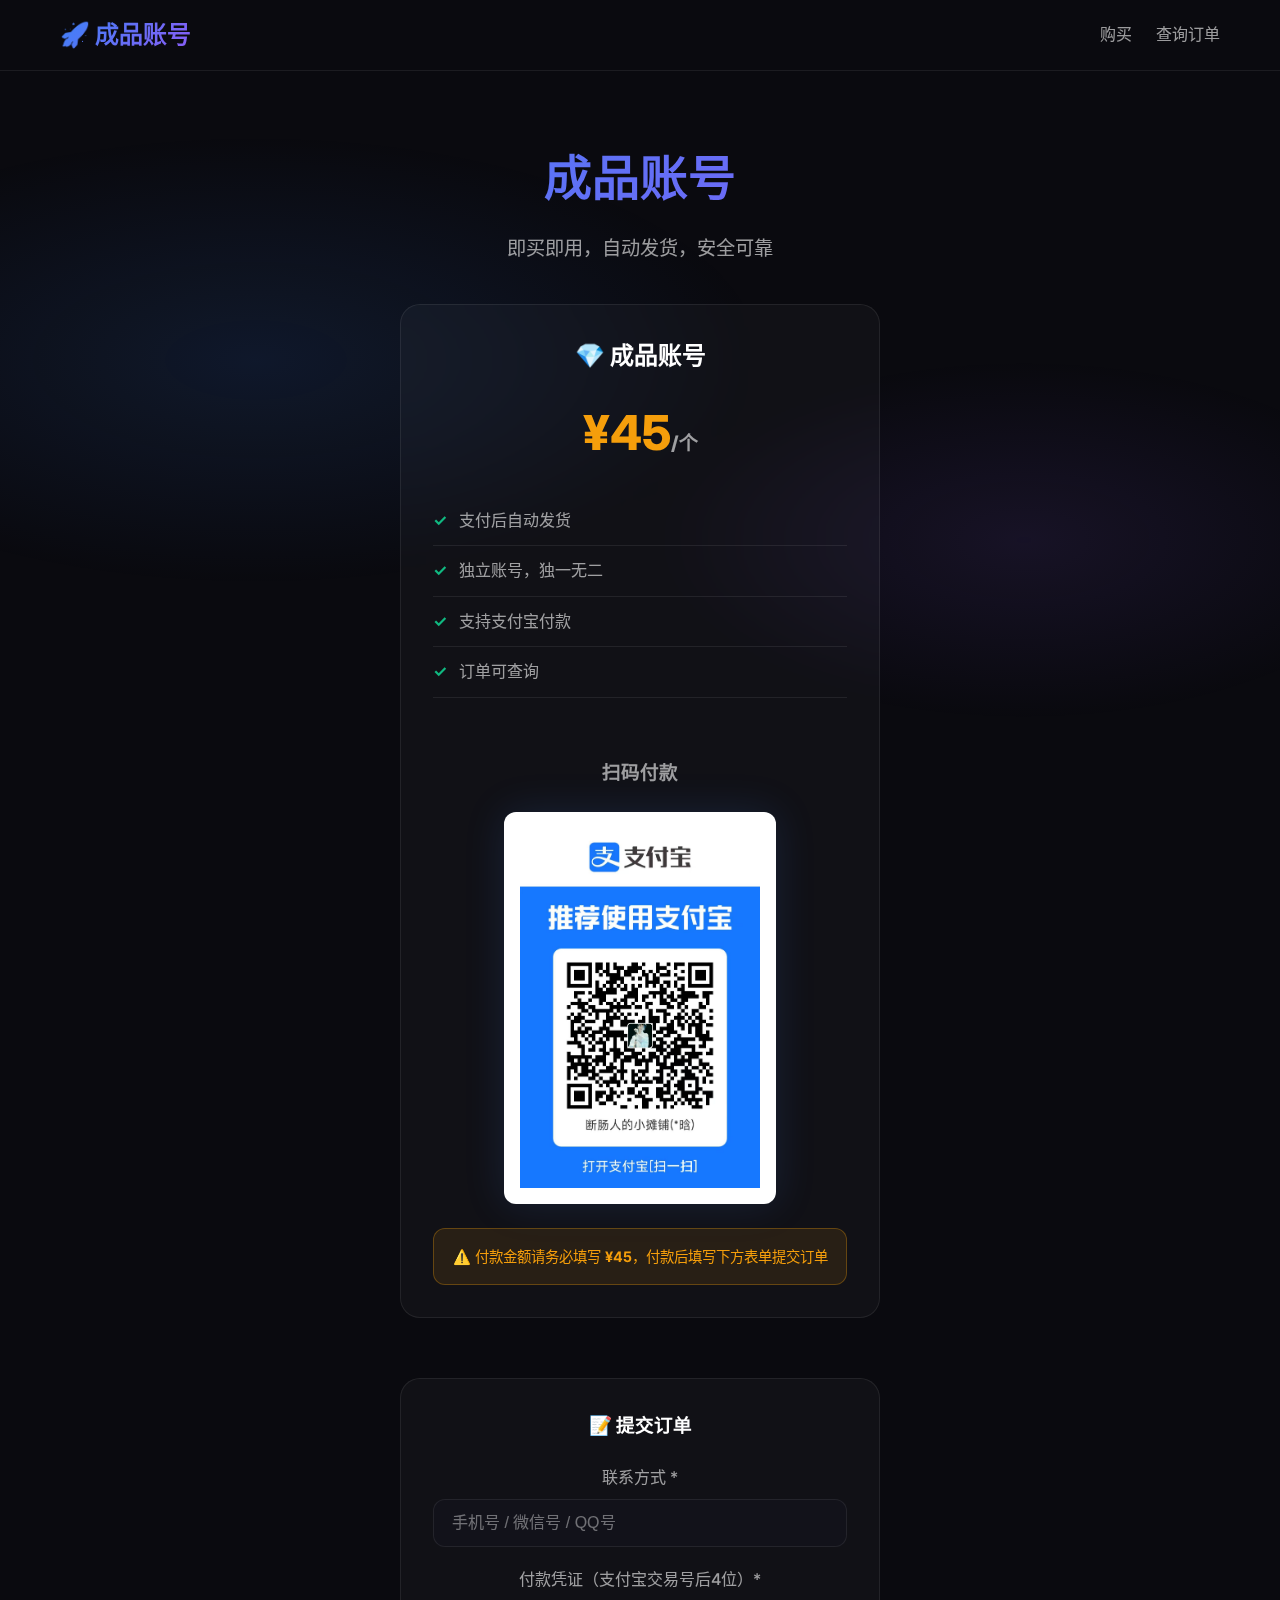
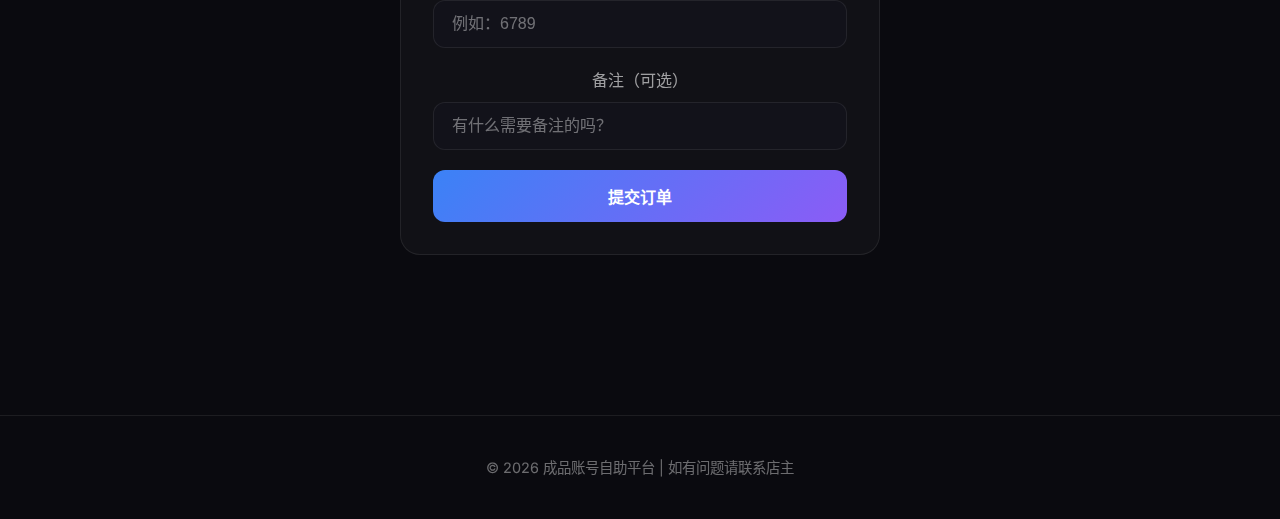
<file: index.html>
<!DOCTYPE html>
<html lang="zh-CN">
<head>
  <meta charset="UTF-8">
  <meta name="viewport" content="width=device-width, initial-scale=1.0">
  <meta name="description" content="成品账号自助购买平台 - 安全快捷的数字商品交易">
  <title>成品账号 - 自助购买平台</title>
  <link rel="preconnect" href="https://fonts.googleapis.com">
  <link href="https://fonts.googleapis.com/css2?family=Inter:wght@400;500;600;700;800&display=swap" rel="stylesheet">
  <link rel="stylesheet" href="style.css">
</head>
<body>
  <!-- 导航栏 -->
  <nav class="navbar">
    <div class="container">
      <div class="logo">🚀 成品账号</div>
      <ul class="nav-links">
        <li><a href="index.html">购买</a></li>
        <li><a href="order.html">查询订单</a></li>
      </ul>
    </div>
  </nav>

  <!-- 主区域 -->
  <main class="hero">
    <div class="container">
      <h1>成品账号</h1>
      <p>即买即用，自动发货，安全可靠</p>

      <!-- 商品卡片 -->
      <div class="card product-card">
        <h2>💎 成品账号</h2>
        <div class="price">¥45<span>/个</span></div>
        
        <ul class="features">
          <li>支付后自动发货</li>
          <li>独立账号，独一无二</li>
          <li>支持支付宝付款</li>
          <li>订单可查询</li>
        </ul>

        <!-- 支付区域 -->
        <div class="payment-section">
          <h3 style="color: var(--text-secondary); margin-bottom: 24px;">扫码付款</h3>
          
          <div class="qr-container">
            <div class="qr-code">
              <img src="alipay-qr.jpg" alt="支付宝收款码" id="qrImage">
            </div>
          </div>
          
          <div class="payment-note">
            ⚠️ 付款金额请务必填写 <strong>¥45</strong>，付款后填写下方表单提交订单
          </div>
        </div>
      </div>

      <!-- 订单提交表单 -->
      <div class="card order-form" id="orderForm">
        <h3 style="margin-bottom: 24px; text-align: center;">📝 提交订单</h3>
        
        <div class="form-group">
          <label for="contact">联系方式 *</label>
          <input type="text" id="contact" placeholder="手机号 / 微信号 / QQ号" required>
        </div>
        
        <div class="form-group">
          <label for="paymentId">付款凭证（支付宝交易号后4位）*</label>
          <input type="text" id="paymentId" placeholder="例如：6789" maxlength="4" required>
        </div>
        
        <div class="form-group">
          <label for="remark">备注（可选）</label>
          <input type="text" id="remark" placeholder="有什么需要备注的吗？">
        </div>
        
        <button type="submit" class="btn btn-primary btn-block" id="submitBtn" onclick="submitOrder()">
          提交订单
        </button>
      </div>

      <!-- 订单成功提示 -->
      <div class="card order-status" id="orderSuccess" style="display: none;">
        <h2>✅ 订单已提交</h2>
        <p style="color: var(--text-secondary); margin-top: 16px;">
          您的订单号是：
        </p>
        <div class="status-badge status-pending" id="displayOrderNo"></div>
        <p style="color: var(--text-secondary);">
          请保存好订单号，店主确认收款后将为您发货。<br>
          您可以在 <a href="order.html" style="color: var(--accent-blue);">订单查询</a> 页面查看发货状态。
        </p>
        <button class="btn btn-outline" style="margin-top: 24px;" onclick="location.reload()">继续购买</button>
      </div>
    </div>
  </main>

  <!-- 页脚 -->
  <footer class="footer">
    <p>© 2026 成品账号自助平台 | 如有问题请联系店主</p>
  </footer>

  <!-- Toast 提示 -->
  <div class="toast" id="toast">
    <span id="toastMessage"></span>
  </div>

  <script src="config.js"></script>
  <script src="app.js"></script>
</body>
</html>
</file>
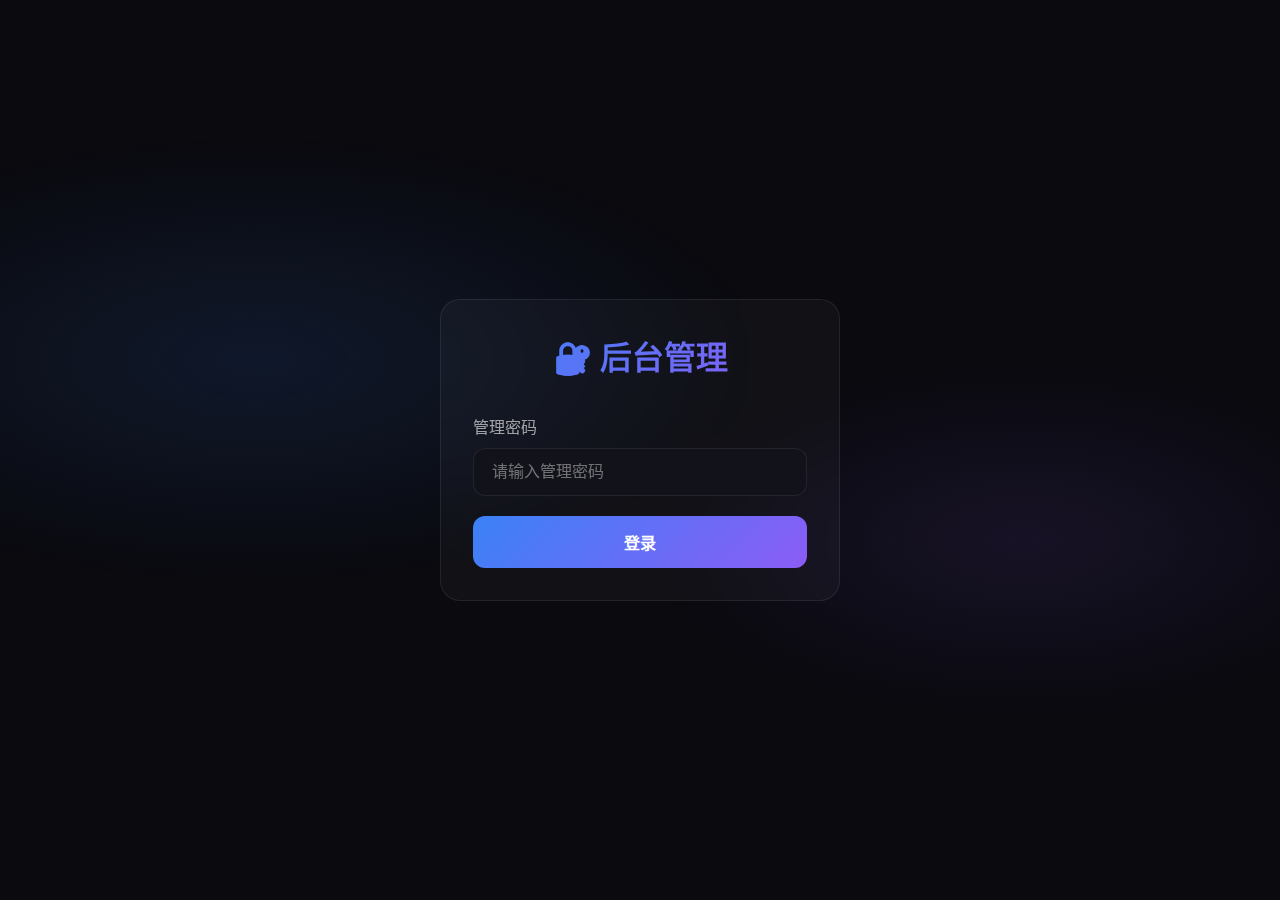
<file: admin.html>
<!DOCTYPE html>
<html lang="zh-CN">

<head>
    <meta charset="UTF-8">
    <meta name="viewport" content="width=device-width, initial-scale=1.0">
    <title>后台管理 - 成品账号</title>
    <link rel="preconnect" href="https://fonts.googleapis.com">
    <link href="https://fonts.googleapis.com/css2?family=Inter:wght@400;500;600;700;800&display=swap" rel="stylesheet">
    <link rel="stylesheet" href="style.css">
</head>

<body>
    <!-- 登录界面 -->
    <div class="login-container" id="loginSection">
        <div class="card login-box">
            <h1>🔐 后台管理</h1>
            <div class="form-group">
                <label for="adminPassword">管理密码</label>
                <input type="password" id="adminPassword" placeholder="请输入管理密码">
            </div>
            <button class="btn btn-primary btn-block" onclick="adminLogin()">
                登录
            </button>
        </div>
    </div>

    <!-- 管理后台 -->
    <div id="adminSection" style="display: none;">
        <!-- 导航栏 -->
        <nav class="navbar">
            <div class="container">
                <div class="logo">🔧 管理后台</div>
                <ul class="nav-links">
                    <li><a href="index.html">返回前台</a></li>
                    <li><a href="#" onclick="adminLogout()">退出登录</a></li>
                </ul>
            </div>
        </nav>

        <main style="padding: 120px 20px 40px;">
            <div class="container">
                <!-- 统计卡片 -->
                <div class="stats-grid">
                    <div class="stat-card">
                        <div class="number" id="statPending">0</div>
                        <div class="label">待处理订单</div>
                    </div>
                    <div class="stat-card">
                        <div class="number" id="statDelivered">0</div>
                        <div class="label">已发货</div>
                    </div>
                    <div class="stat-card">
                        <div class="number" id="statStock">0</div>
                        <div class="label">库存数量</div>
                    </div>
                    <div class="stat-card">
                        <div class="number" id="statRevenue">¥0</div>
                        <div class="label">总收入</div>
                    </div>
                </div>

                <!-- 操作按钮 -->
                <div style="display: flex; gap: 16px; margin-bottom: 32px; flex-wrap: wrap;">
                    <button class="btn btn-primary" onclick="showUploadModal()">
                        📤 批量上传文件
                    </button>
                    <button class="btn btn-outline" onclick="refreshData()">
                        🔄 刷新数据
                    </button>
                </div>

                <!-- 订单列表 -->
                <div class="card">
                    <div class="admin-header">
                        <h2>📋 订单管理</h2>
                        <div>
                            <select id="orderFilter" onchange="filterOrders()"
                                style="padding: 8px 16px; background: var(--bg-secondary); border: 1px solid var(--border-color); border-radius: var(--radius-sm); color: var(--text-primary);">
                                <option value="all">全部订单</option>
                                <option value="pending">待处理</option>
                                <option value="delivered">已发货</option>
                            </select>
                        </div>
                    </div>

                    <table class="orders-table">
                        <thead>
                            <tr>
                                <th>订单号</th>
                                <th>联系方式</th>
                                <th>付款凭证</th>
                                <th>状态</th>
                                <th>时间</th>
                                <th>操作</th>
                            </tr>
                        </thead>
                        <tbody id="ordersTableBody">
                            <!-- 动态加载 -->
                        </tbody>
                    </table>

                    <div id="noOrders"
                        style="text-align: center; padding: 40px; color: var(--text-muted); display: none;">
                        暂无订单
                    </div>
                </div>

                <!-- 库存管理 -->
                <div class="card" style="margin-top: 32px;">
                    <h2 style="margin-bottom: 24px;">📁 库存文件</h2>
                    <div class="file-list" id="fileList">
                        <!-- 动态加载 -->
                    </div>
                    <div id="noFiles"
                        style="text-align: center; padding: 40px; color: var(--text-muted); display: none;">
                        暂无库存，请上传文件
                    </div>
                </div>
            </div>
        </main>
    </div>

    <!-- 上传文件模态框 -->
    <div class="modal-overlay" id="uploadModal">
        <div class="modal">
            <div class="modal-header">
                <h2>📤 批量上传文件</h2>
                <button class="modal-close" onclick="closeUploadModal()">&times;</button>
            </div>
            <p style="color: var(--text-secondary); margin-bottom: 20px;">
                每行一个内容，每行将创建一个独立的库存文件。
            </p>
            <div class="form-group">
                <label for="uploadContent">文件内容</label>
                <textarea id="uploadContent" rows="10" placeholder="账号1&#10;账号2&#10;账号3&#10;..."></textarea>
            </div>
            <button class="btn btn-primary btn-block" onclick="uploadFiles()">
                上传
            </button>
        </div>
    </div>

    <!-- Toast 提示 -->
    <div class="toast" id="toast">
        <span id="toastMessage"></span>
    </div>

    <script src="config.js"></script>
    <script src="app.js"></script>
    <script src="admin.js"></script>
</body>

</html>
</file>
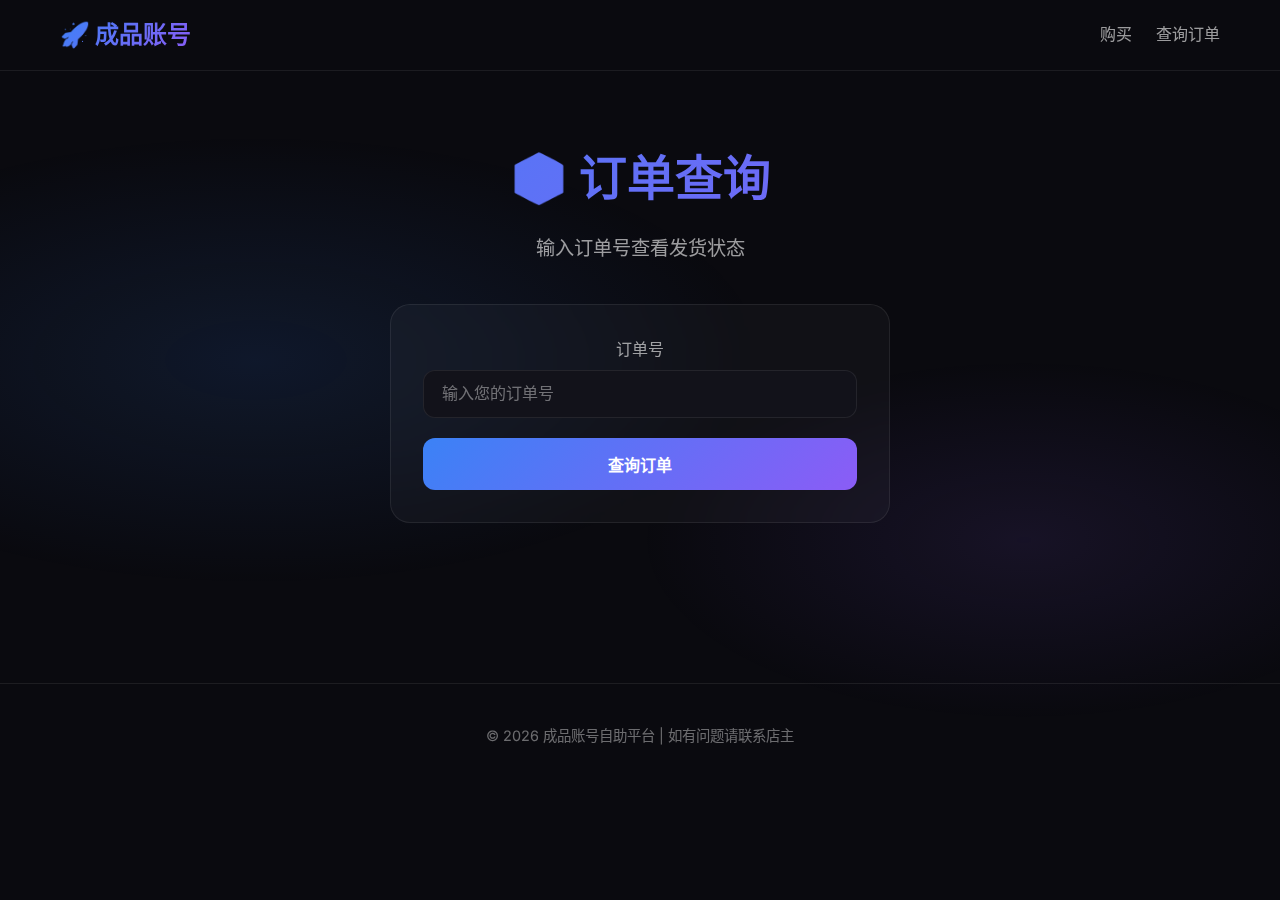
<file: order.html>
<!DOCTYPE html>
<html lang="zh-CN">

<head>
    <meta charset="UTF-8">
    <meta name="viewport" content="width=device-width, initial-scale=1.0">
    <meta name="description" content="查询您的订单状态和下载链接">
    <title>订单查询 - 成品账号</title>
    <link rel="preconnect" href="https://fonts.googleapis.com">
    <link href="https://fonts.googleapis.com/css2?family=Inter:wght@400;500;600;700;800&display=swap" rel="stylesheet">
    <link rel="stylesheet" href="style.css">
</head>

<body>
    <!-- 导航栏 -->
    <nav class="navbar">
        <div class="container">
            <div class="logo">🚀 成品账号</div>
            <ul class="nav-links">
                <li><a href="index.html">购买</a></li>
                <li><a href="order.html">查询订单</a></li>
            </ul>
        </div>
    </nav>

    <!-- 主区域 -->
    <main class="hero">
        <div class="container">
            <h1>📦 订单查询</h1>
            <p>输入订单号查看发货状态</p>

            <!-- 查询表单 -->
            <div class="card" style="max-width: 500px; margin: 0 auto;" id="querySection">
                <div class="form-group">
                    <label for="orderNo">订单号</label>
                    <input type="text" id="orderNo" placeholder="输入您的订单号">
                </div>
                <button class="btn btn-primary btn-block" onclick="queryOrder()">
                    查询订单
                </button>
            </div>

            <!-- 订单状态显示 -->
            <div class="card order-status" id="orderResult" style="display: none;">
                <h2 id="resultTitle"></h2>
                <div id="statusBadge"></div>
                <div id="orderInfo"></div>
                <div class="download-box" id="downloadBox" style="display: none;">
                    <h3>🎉 您的账号信息</h3>
                    <div class="download-content" id="downloadContent"></div>
                    <button class="btn btn-success" onclick="copyContent()">
                        📋 复制内容
                    </button>
                </div>
                <button class="btn btn-outline" style="margin-top: 24px;" onclick="resetQuery()">
                    查询其他订单
                </button>
            </div>
        </div>
    </main>

    <!-- 页脚 -->
    <footer class="footer">
        <p>© 2026 成品账号自助平台 | 如有问题请联系店主</p>
    </footer>

    <!-- Toast 提示 -->
    <div class="toast" id="toast">
        <span id="toastMessage"></span>
    </div>

    <script src="config.js"></script>
    <script src="app.js"></script>
</body>

</html>
</file>
<file: style.css>
/* ========== 基础变量 ========== */
:root {
  --bg-primary: #0a0a0f;
  --bg-secondary: #12121a;
  --bg-card: rgba(255, 255, 255, 0.03);
  --bg-glass: rgba(255, 255, 255, 0.05);
  --border-color: rgba(255, 255, 255, 0.08);
  --text-primary: #ffffff;
  --text-secondary: rgba(255, 255, 255, 0.6);
  --text-muted: rgba(255, 255, 255, 0.4);
  --accent-blue: #3b82f6;
  --accent-purple: #8b5cf6;
  --accent-green: #10b981;
  --accent-orange: #f59e0b;
  --accent-red: #ef4444;
  --gradient-primary: linear-gradient(135deg, #3b82f6, #8b5cf6);
  --gradient-success: linear-gradient(135deg, #10b981, #059669);
  --shadow-glow: 0 0 40px rgba(59, 130, 246, 0.15);
  --radius-sm: 8px;
  --radius-md: 12px;
  --radius-lg: 20px;
  --radius-xl: 28px;
}

/* ========== 重置和基础样式 ========== */
* {
  margin: 0;
  padding: 0;
  box-sizing: border-box;
}

body {
  font-family: 'Inter', -apple-system, BlinkMacSystemFont, 'Segoe UI', sans-serif;
  background: var(--bg-primary);
  color: var(--text-primary);
  min-height: 100vh;
  line-height: 1.6;
  overflow-x: hidden;
}

/* 动态背景 */
body::before {
  content: '';
  position: fixed;
  top: 0;
  left: 0;
  width: 100%;
  height: 100%;
  background: 
    radial-gradient(ellipse 80% 50% at 20% 40%, rgba(59, 130, 246, 0.12) 0%, transparent 50%),
    radial-gradient(ellipse 60% 40% at 80% 60%, rgba(139, 92, 246, 0.1) 0%, transparent 50%);
  pointer-events: none;
  z-index: -1;
}

/* ========== 容器 ========== */
.container {
  max-width: 1200px;
  margin: 0 auto;
  padding: 0 20px;
}

/* ========== 导航栏 ========== */
.navbar {
  position: fixed;
  top: 0;
  left: 0;
  right: 0;
  z-index: 100;
  padding: 16px 0;
  background: rgba(10, 10, 15, 0.8);
  backdrop-filter: blur(20px);
  border-bottom: 1px solid var(--border-color);
}

.navbar .container {
  display: flex;
  justify-content: space-between;
  align-items: center;
}

.logo {
  font-size: 1.5rem;
  font-weight: 700;
  background: var(--gradient-primary);
  -webkit-background-clip: text;
  -webkit-text-fill-color: transparent;
  background-clip: text;
}

.nav-links {
  display: flex;
  gap: 24px;
  list-style: none;
}

.nav-links a {
  color: var(--text-secondary);
  text-decoration: none;
  font-weight: 500;
  transition: color 0.3s ease;
}

.nav-links a:hover {
  color: var(--text-primary);
}

/* ========== 主页面区域 ========== */
.hero {
  padding: 140px 0 80px;
  text-align: center;
}

.hero h1 {
  font-size: 3rem;
  font-weight: 800;
  margin-bottom: 16px;
  background: var(--gradient-primary);
  -webkit-background-clip: text;
  -webkit-text-fill-color: transparent;
  background-clip: text;
}

.hero p {
  font-size: 1.2rem;
  color: var(--text-secondary);
  max-width: 600px;
  margin: 0 auto 40px;
}

/* ========== 卡片组件 ========== */
.card {
  background: var(--bg-card);
  border: 1px solid var(--border-color);
  border-radius: var(--radius-lg);
  padding: 32px;
  backdrop-filter: blur(10px);
  transition: transform 0.3s ease, box-shadow 0.3s ease;
}

.card:hover {
  transform: translateY(-4px);
  box-shadow: var(--shadow-glow);
}

.card-glass {
  background: var(--bg-glass);
  border: 1px solid var(--border-color);
  border-radius: var(--radius-lg);
  padding: 32px;
  backdrop-filter: blur(20px);
}

/* ========== 商品卡片 ========== */
.product-card {
  max-width: 480px;
  margin: 0 auto;
  text-align: center;
}

.product-card .price {
  font-size: 3rem;
  font-weight: 800;
  color: var(--accent-orange);
  margin: 20px 0;
}

.product-card .price span {
  font-size: 1.2rem;
  color: var(--text-secondary);
}

.product-card .features {
  list-style: none;
  margin: 24px 0;
  text-align: left;
}

.product-card .features li {
  padding: 12px 0;
  border-bottom: 1px solid var(--border-color);
  display: flex;
  align-items: center;
  gap: 12px;
  color: var(--text-secondary);
}

.product-card .features li::before {
  content: '✓';
  color: var(--accent-green);
  font-weight: bold;
}

/* ========== 支付区域 ========== */
.payment-section {
  margin-top: 60px;
}

.payment-tabs {
  display: flex;
  justify-content: center;
  gap: 16px;
  margin-bottom: 32px;
}

.payment-tab {
  padding: 12px 32px;
  border: 1px solid var(--border-color);
  border-radius: var(--radius-md);
  background: transparent;
  color: var(--text-secondary);
  cursor: pointer;
  font-size: 1rem;
  transition: all 0.3s ease;
}

.payment-tab:hover {
  border-color: var(--accent-blue);
  color: var(--text-primary);
}

.payment-tab.active {
  background: var(--gradient-primary);
  border-color: transparent;
  color: white;
}

.qr-container {
  display: flex;
  justify-content: center;
}

.qr-code {
  background: white;
  padding: 16px;
  border-radius: var(--radius-md);
  box-shadow: var(--shadow-glow);
}

.qr-code img {
  width: 240px;
  height: auto;
  display: block;
}

.payment-note {
  margin-top: 24px;
  padding: 16px;
  background: rgba(245, 158, 11, 0.1);
  border: 1px solid rgba(245, 158, 11, 0.3);
  border-radius: var(--radius-md);
  color: var(--accent-orange);
  font-size: 0.9rem;
}

/* ========== 订单表单 ========== */
.order-form {
  max-width: 480px;
  margin: 60px auto 0;
}

.form-group {
  margin-bottom: 20px;
}

.form-group label {
  display: block;
  margin-bottom: 8px;
  color: var(--text-secondary);
  font-weight: 500;
}

.form-group input,
.form-group textarea {
  width: 100%;
  padding: 14px 18px;
  border: 1px solid var(--border-color);
  border-radius: var(--radius-md);
  background: var(--bg-secondary);
  color: var(--text-primary);
  font-size: 1rem;
  transition: border-color 0.3s ease;
}

.form-group input:focus,
.form-group textarea:focus {
  outline: none;
  border-color: var(--accent-blue);
}

.form-group input::placeholder {
  color: var(--text-muted);
}

/* ========== 按钮 ========== */
.btn {
  display: inline-flex;
  align-items: center;
  justify-content: center;
  gap: 8px;
  padding: 14px 32px;
  border: none;
  border-radius: var(--radius-md);
  font-size: 1rem;
  font-weight: 600;
  cursor: pointer;
  transition: all 0.3s ease;
  text-decoration: none;
}

.btn-primary {
  background: var(--gradient-primary);
  color: white;
}

.btn-primary:hover {
  transform: translateY(-2px);
  box-shadow: 0 10px 30px rgba(59, 130, 246, 0.3);
}

.btn-success {
  background: var(--gradient-success);
  color: white;
}

.btn-success:hover {
  transform: translateY(-2px);
  box-shadow: 0 10px 30px rgba(16, 185, 129, 0.3);
}

.btn-outline {
  background: transparent;
  border: 1px solid var(--border-color);
  color: var(--text-primary);
}

.btn-outline:hover {
  border-color: var(--accent-blue);
  background: rgba(59, 130, 246, 0.1);
}

.btn-block {
  width: 100%;
}

.btn:disabled {
  opacity: 0.5;
  cursor: not-allowed;
  transform: none !important;
}

/* ========== 订单状态 ========== */
.order-status {
  max-width: 600px;
  margin: 0 auto;
  text-align: center;
}

.status-badge {
  display: inline-block;
  padding: 8px 20px;
  border-radius: 50px;
  font-weight: 600;
  font-size: 0.9rem;
  margin: 20px 0;
}

.status-pending {
  background: rgba(245, 158, 11, 0.15);
  color: var(--accent-orange);
  border: 1px solid rgba(245, 158, 11, 0.3);
}

.status-paid {
  background: rgba(59, 130, 246, 0.15);
  color: var(--accent-blue);
  border: 1px solid rgba(59, 130, 246, 0.3);
}

.status-delivered {
  background: rgba(16, 185, 129, 0.15);
  color: var(--accent-green);
  border: 1px solid rgba(16, 185, 129, 0.3);
}

.download-box {
  margin-top: 32px;
  padding: 24px;
  background: rgba(16, 185, 129, 0.1);
  border: 1px solid rgba(16, 185, 129, 0.3);
  border-radius: var(--radius-md);
}

.download-box h3 {
  color: var(--accent-green);
  margin-bottom: 16px;
}

.download-content {
  background: var(--bg-secondary);
  padding: 16px;
  border-radius: var(--radius-sm);
  font-family: monospace;
  word-break: break-all;
  text-align: left;
  margin-bottom: 16px;
}

/* ========== 后台管理 ========== */
.admin-header {
  display: flex;
  justify-content: space-between;
  align-items: center;
  margin-bottom: 32px;
}

.stats-grid {
  display: grid;
  grid-template-columns: repeat(auto-fit, minmax(200px, 1fr));
  gap: 20px;
  margin-bottom: 40px;
}

.stat-card {
  background: var(--bg-card);
  border: 1px solid var(--border-color);
  border-radius: var(--radius-md);
  padding: 24px;
  text-align: center;
}

.stat-card .number {
  font-size: 2.5rem;
  font-weight: 800;
  background: var(--gradient-primary);
  -webkit-background-clip: text;
  -webkit-text-fill-color: transparent;
  background-clip: text;
}

.stat-card .label {
  color: var(--text-secondary);
  margin-top: 8px;
}

/* ========== 订单表格 ========== */
.orders-table {
  width: 100%;
  border-collapse: collapse;
  margin-top: 24px;
}

.orders-table th,
.orders-table td {
  padding: 16px;
  text-align: left;
  border-bottom: 1px solid var(--border-color);
}

.orders-table th {
  color: var(--text-secondary);
  font-weight: 600;
  font-size: 0.85rem;
  text-transform: uppercase;
  letter-spacing: 0.5px;
}

.orders-table tr:hover {
  background: var(--bg-glass);
}

.orders-table .btn {
  padding: 8px 16px;
  font-size: 0.85rem;
}

/* ========== 模态框 ========== */
.modal-overlay {
  position: fixed;
  top: 0;
  left: 0;
  width: 100%;
  height: 100%;
  background: rgba(0, 0, 0, 0.8);
  display: flex;
  align-items: center;
  justify-content: center;
  z-index: 1000;
  opacity: 0;
  visibility: hidden;
  transition: all 0.3s ease;
}

.modal-overlay.active {
  opacity: 1;
  visibility: visible;
}

.modal {
  background: var(--bg-secondary);
  border: 1px solid var(--border-color);
  border-radius: var(--radius-lg);
  padding: 32px;
  max-width: 500px;
  width: 90%;
  transform: translateY(20px);
  transition: transform 0.3s ease;
}

.modal-overlay.active .modal {
  transform: translateY(0);
}

.modal-header {
  display: flex;
  justify-content: space-between;
  align-items: center;
  margin-bottom: 24px;
}

.modal-header h2 {
  font-size: 1.5rem;
}

.modal-close {
  background: none;
  border: none;
  color: var(--text-secondary);
  font-size: 1.5rem;
  cursor: pointer;
}

/* ========== 文件列表 ========== */
.file-list {
  max-height: 300px;
  overflow-y: auto;
  margin: 20px 0;
}

.file-item {
  display: flex;
  justify-content: space-between;
  align-items: center;
  padding: 12px 16px;
  background: var(--bg-card);
  border: 1px solid var(--border-color);
  border-radius: var(--radius-sm);
  margin-bottom: 8px;
}

.file-item.sold {
  opacity: 0.5;
}

.file-item .filename {
  font-family: monospace;
}

.file-item .status {
  font-size: 0.8rem;
  padding: 4px 12px;
  border-radius: 50px;
}

/* ========== 消息提示 ========== */
.toast {
  position: fixed;
  bottom: 32px;
  right: 32px;
  padding: 16px 24px;
  background: var(--bg-secondary);
  border: 1px solid var(--border-color);
  border-radius: var(--radius-md);
  display: flex;
  align-items: center;
  gap: 12px;
  transform: translateY(100px);
  opacity: 0;
  transition: all 0.3s ease;
  z-index: 1001;
}

.toast.show {
  transform: translateY(0);
  opacity: 1;
}

.toast.success {
  border-color: var(--accent-green);
}

.toast.error {
  border-color: var(--accent-red);
}

/* ========== 加载动画 ========== */
.loading {
  display: inline-block;
  width: 20px;
  height: 20px;
  border: 2px solid rgba(255, 255, 255, 0.3);
  border-top-color: white;
  border-radius: 50%;
  animation: spin 0.8s linear infinite;
}

@keyframes spin {
  to { transform: rotate(360deg); }
}

/* ========== 登录页面 ========== */
.login-container {
  min-height: 100vh;
  display: flex;
  align-items: center;
  justify-content: center;
  padding: 20px;
}

.login-box {
  width: 100%;
  max-width: 400px;
}

.login-box h1 {
  text-align: center;
  margin-bottom: 32px;
  font-size: 2rem;
  background: var(--gradient-primary);
  -webkit-background-clip: text;
  -webkit-text-fill-color: transparent;
  background-clip: text;
}

/* ========== 响应式 ========== */
@media (max-width: 768px) {
  .hero h1 {
    font-size: 2rem;
  }
  
  .hero p {
    font-size: 1rem;
  }
  
  .product-card .price {
    font-size: 2.5rem;
  }
  
  .qr-code img {
    width: 200px;
  }
  
  .orders-table {
    display: block;
    overflow-x: auto;
  }
  
  .nav-links {
    display: none;
  }
  
  .stats-grid {
    grid-template-columns: repeat(2, 1fr);
  }
}

/* ========== 页脚 ========== */
.footer {
  text-align: center;
  padding: 40px 20px;
  color: var(--text-muted);
  font-size: 0.9rem;
  border-top: 1px solid var(--border-color);
  margin-top: 80px;
}
</file>
